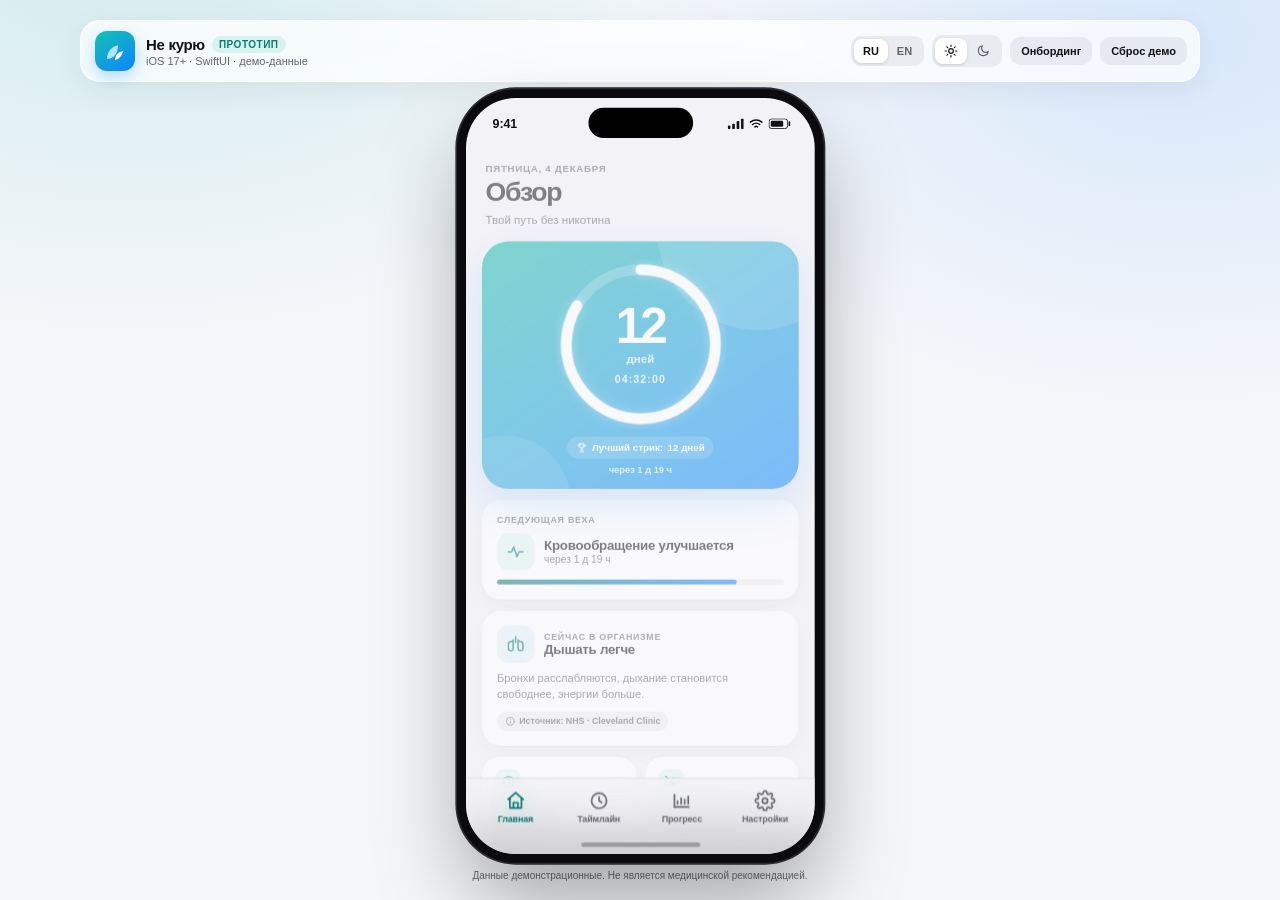
<file: index.html>
<!DOCTYPE html>
<html lang="ru">
<head>
  <meta charset="UTF-8">
  <meta name="viewport" content="width=device-width, initial-scale=1.0">
  <meta http-equiv="refresh" content="0; url=prototype/">
  <title>Не курю / I Quit</title>
  <link rel="icon" type="image/png" sizes="192x192" href="prototype/icons/icon-192.png">
  <style>
    html, body { margin: 0; height: 100%; }
    body {
      display: grid; place-items: center;
      font-family: -apple-system, BlinkMacSystemFont, "Segoe UI", Roboto, Arial, sans-serif;
      background: #F5F6FA; color: #111114;
    }
    .card { text-align: center; padding: 24px; }
    img { width: 96px; height: 96px; border-radius: 22px; box-shadow: 0 12px 30px rgba(10, 132, 255, .2); }
    h1 { margin: 18px 0 6px; font-size: 24px; letter-spacing: -.03em; }
    p { margin: 0; color: #63636B; font-size: 14px; }
    a { display: inline-block; margin-top: 18px; padding: 12px 18px; border-radius: 14px; background: #0A7A70; color: #fff; text-decoration: none; font-weight: 700; }
  </style>
</head>
<body>
  <div class="card">
    <img src="prototype/icons/icon-192.png" alt="">
    <h1>Не курю / I Quit</h1>
    <p>Открываю интерактивный прототип…</p>
    <a href="prototype/">Открыть демо</a>
  </div>
</body>
</html>
</file>
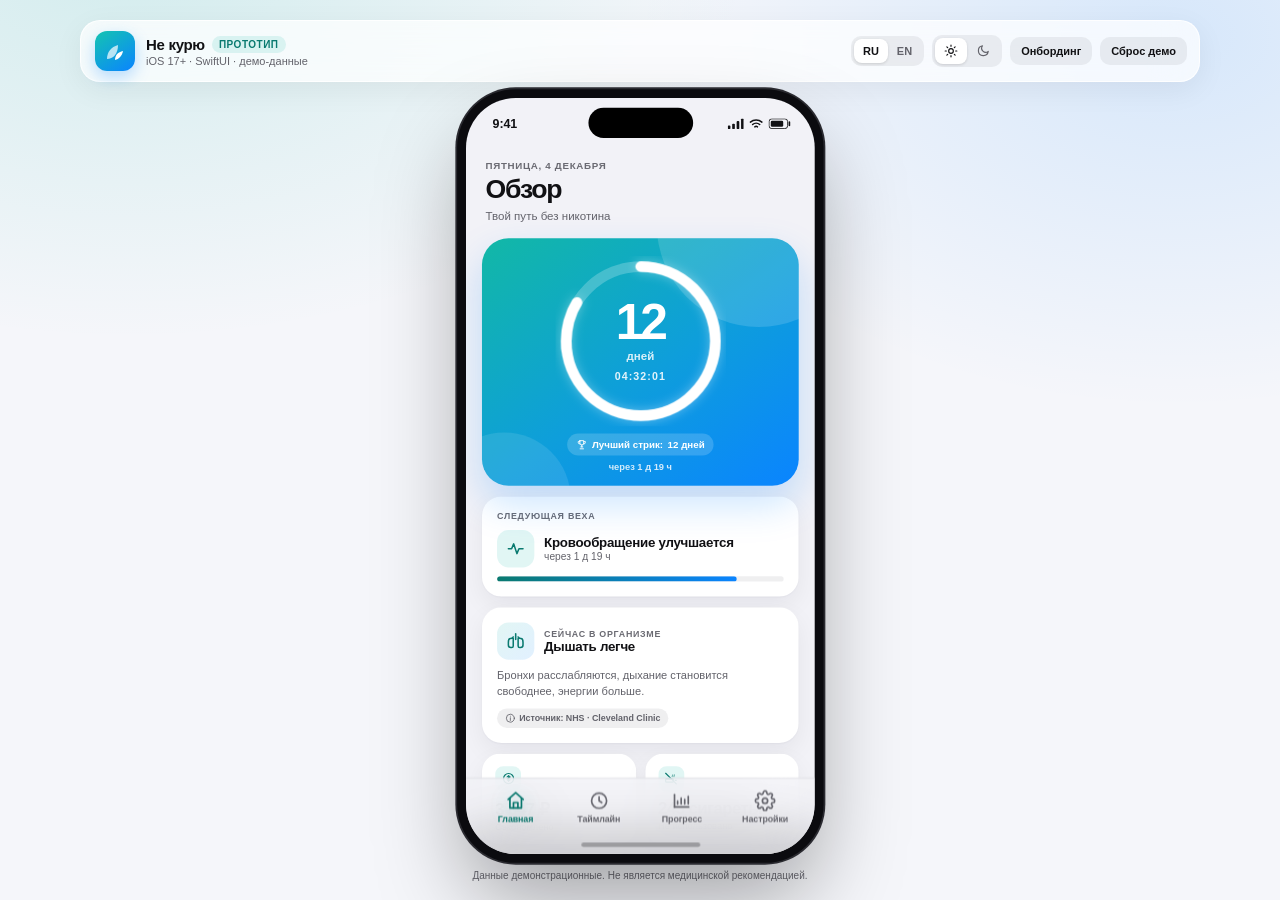
<file: prototype/index.html>
<!DOCTYPE html>
<html lang="ru" data-theme="light">
<head>
  <meta charset="UTF-8">
  <meta name="viewport" content="width=device-width, initial-scale=1.0, viewport-fit=cover">
  <meta name="description" content="Интерактивный прототип приложения для отказа от никотина: стрик, таймлайн здоровья, экономия и достижения.">
  <meta name="theme-color" content="#F2F2F7">
  <meta name="mobile-web-app-capable" content="yes">
  <meta name="apple-mobile-web-app-capable" content="yes">
  <meta name="apple-mobile-web-app-status-bar-style" content="default">
  <meta name="apple-mobile-web-app-title" content="Не курю">
  <meta name="format-detection" content="telephone=no">
  <link rel="manifest" href="manifest.webmanifest">
  <link rel="apple-touch-icon" href="icons/apple-touch-icon.png">
  <link rel="icon" type="image/png" sizes="192x192" href="icons/icon-192.png">
  <title>Не курю / I Quit — интерактивный прототип</title>
  <script>
    (function () {
      var standalone = (window.matchMedia && window.matchMedia("(display-mode: standalone)").matches) ||
        window.navigator.standalone === true ||
        /(?:\?|&)standalone=1(?:&|$)/.test(window.location.search);
      if (standalone) document.documentElement.classList.add("is-standalone");
    })();
  </script>
  <link rel="stylesheet" href="css/base.css">
  <link rel="stylesheet" href="css/screens.css">
</head>
<body>
  <div class="stage">
    <header class="stage-bar">
      <div class="brand">
        <div class="logo" id="logo" aria-hidden="true"></div>
        <div class="brand-text">
          <div class="brand-title">
            <span id="brand-name">Не курю</span>
            <span class="badge" id="brand-badge">прототип</span>
          </div>
          <div class="brand-sub" id="brand-sub">iOS 17+ · SwiftUI · демо-данные</div>
        </div>
      </div>
      <div class="stage-controls">
        <div class="seg" aria-label="Language">
          <button type="button" data-action="set-lang" data-lang="ru" class="is-active">RU</button>
          <button type="button" data-action="set-lang" data-lang="en">EN</button>
        </div>
        <div class="seg" aria-label="Theme">
          <button type="button" data-action="set-theme" data-theme="light" class="is-active" aria-label="Light theme">
            <svg viewBox="0 0 24 24" width="14" height="14" fill="none" stroke="currentColor" stroke-width="2" stroke-linecap="round"><circle cx="12" cy="12" r="4"/><path d="M12 2v2M12 20v2M4.9 4.9l1.4 1.4M17.7 17.7l1.4 1.4M2 12h2M20 12h2M4.9 19.1l1.4-1.4M17.7 6.3l1.4-1.4"/></svg>
          </button>
          <button type="button" data-action="set-theme" data-theme="dark" aria-label="Dark theme">
            <svg viewBox="0 0 24 24" width="14" height="14" fill="none" stroke="currentColor" stroke-width="2" stroke-linecap="round" stroke-linejoin="round"><path d="M21 12.8A8.5 8.5 0 1 1 11.2 3 7 7 0 0 0 21 12.8Z"/></svg>
          </button>
        </div>
        <button type="button" class="btn-ghost" data-action="open-onboarding" id="btn-onboarding">Онбординг</button>
        <button type="button" class="btn-ghost" data-action="reset-demo" id="btn-reset">Сброс демо</button>
      </div>
    </header>

    <div class="phone-wrap" id="phone-wrap">
      <div class="phone" id="phone">
        <div class="dynamic-island" aria-hidden="true"></div>
        <div class="statusbar" aria-hidden="true">
          <span class="status-time">9:41</span>
          <span class="status-icons">
            <svg viewBox="0 0 18 12" width="18" height="12" fill="currentColor"><rect x="0" y="8" width="3" height="4" rx="1"/><rect x="5" y="6" width="3" height="6" rx="1"/><rect x="10" y="3" width="3" height="9" rx="1"/><rect x="15" y="0" width="3" height="12" rx="1"/></svg>
            <svg viewBox="0 0 16 12" width="16" height="12" fill="none" stroke="currentColor" stroke-width="1.7" stroke-linecap="round"><path d="M1.5 4.2a10 10 0 0 1 13 0"/><path d="M4 6.9a6 6 0 0 1 8 0"/><path d="M6.5 9.5a2.4 2.4 0 0 1 3 0"/></svg>
            <svg viewBox="0 0 26 12" width="26" height="12" fill="none" stroke="currentColor" stroke-width="1"><rect x="0.5" y="0.5" width="21" height="11" rx="3.2"/><rect x="2.5" y="2.5" width="14" height="7" rx="1.6" fill="currentColor" stroke="none"/><path d="M23.5 4v4" stroke-width="1.8" stroke-linecap="round"/></svg>
          </span>
        </div>

        <main class="app" id="app">
          <section class="screen" id="screen-home" data-screen="home"></section>
          <section class="screen" id="screen-timeline" data-screen="timeline"></section>
          <section class="screen" id="screen-progress" data-screen="progress"></section>
          <section class="screen" id="screen-settings" data-screen="settings"></section>
        </main>

        <nav class="tabbar" id="tabbar" aria-label="Main navigation"></nav>
        <div class="onboarding" id="onboarding" role="dialog" aria-modal="true" aria-labelledby="ob-title" aria-hidden="true"></div>
        <div class="sheet-backdrop" id="sheet-backdrop" data-action="close-sheet"></div>
        <div class="sheet" id="sheet" role="dialog" aria-modal="true" aria-labelledby="sheet-title" aria-hidden="true"></div>
        <div class="toast" id="toast" role="status"></div>
        <div class="home-indicator" aria-hidden="true"></div>
      </div>
    </div>

    <footer class="stage-footer">
      <span id="footer-note">Данные демонстрационные. Не является медицинской рекомендацией.</span>
    </footer>
  </div>

  <script src="js/data.js"></script>
  <script src="js/i18n.js"></script>
  <script src="js/app.js"></script>
  <script src="js/ui-core.js"></script>
  <script src="js/ui-home.js"></script>
  <script src="js/ui-timeline.js"></script>
  <script src="js/ui-progress.js"></script>
  <script src="js/ui-settings.js"></script>
  <script src="js/ui-onboarding.js"></script>
  <script src="js/ui-sheet.js"></script>
  <script src="js/main.js"></script>
  <script>
    if ("serviceWorker" in navigator) {
      window.addEventListener("load", function () {
        navigator.serviceWorker.register("sw.js").catch(function () { /* offline cache is optional */ });
      });
    }
  </script>
</body>
</html>
</file>
<file: prototype/css/base.css>
/* ============================================================
   Base: tokens, page chrome, phone frame, shared UI
   ============================================================ */
* { box-sizing: border-box; }
html, body { margin: 0; padding: 0; }
html { -webkit-text-size-adjust: 100%; }
body {
  min-height: 100vh;
  font-family: -apple-system, BlinkMacSystemFont, "SF Pro Text", "Segoe UI", Roboto, "Helvetica Neue", Arial, sans-serif;
  color: var(--text);
  background:
    radial-gradient(1000px 620px at 10% -5%, rgba(15, 181, 166, .15), transparent 62%),
    radial-gradient(900px 620px at 92% 4%, rgba(10, 132, 255, .13), transparent 60%),
    var(--page-bg);
  transition: background .35s ease, color .35s ease;
  -webkit-font-smoothing: antialiased;
}
html[data-theme="dark"] body {
  background:
    radial-gradient(1000px 620px at 10% -5%, rgba(15, 181, 166, .10), transparent 62%),
    radial-gradient(900px 620px at 92% 4%, rgba(10, 132, 255, .10), transparent 60%),
    var(--page-bg);
}

:root {
  --page-bg: #F5F6FA;
  --bg: #F2F2F7;
  --bg-elev: #FFFFFF;
  --card: #FFFFFF;
  --card-2: #F7F7FA;
  --text: #111114;
  --text-2: #63636B;
  --text-3: #6A6A72;
  --separator: rgba(60, 60, 67, .12);
  --fill: rgba(120, 120, 128, .12);
  --accent: #0A7A70;
  --accent-2: #0A84FF;
  --accent-soft: rgba(15, 181, 166, .12);
  --danger: #FF3B30;
  --danger-text: #D70015;
  --gold: #FFB020;
  --shadow-card: 0 1px 2px rgba(16, 24, 40, .04), 0 10px 28px rgba(16, 24, 40, .06);
  --shadow-phone: 0 0 0 10px #0B0B0F, 0 0 0 12px #2A2A30, 0 50px 100px rgba(0, 0, 0, .35);
  --glass: rgba(255, 255, 255, .72);
  --glass-border: rgba(255, 255, 255, .85);
  --phone-scale: 1;
}
html[data-theme="dark"] {
  --page-bg: #08080C;
  --bg: #000000;
  --bg-elev: #1C1C1E;
  --card: #1C1C1E;
  --card-2: #242426;
  --text: #FFFFFF;
  --text-2: #A7A7AE;
  --text-3: #8E8E96;
  --separator: rgba(84, 84, 88, .5);
  --fill: rgba(120, 120, 128, .24);
  --accent: #2BD4C4;
  --accent-2: #409CFF;
  --accent-soft: rgba(43, 212, 196, .14);
  --danger-text: #FF6961;
  --shadow-card: none;
  --shadow-phone: 0 0 0 10px #0B0B0F, 0 0 0 12px #2A2A30, 0 50px 100px rgba(0, 0, 0, .7);
  --glass: rgba(28, 28, 30, .66);
  --glass-border: rgba(255, 255, 255, .08);
}

button { border: 0; background: none; font: inherit; color: inherit; cursor: pointer; -webkit-tap-highlight-color: transparent; }
button:active { transform: scale(.97); }
svg { display: block; }

/* ---------- Stage / external controls ---------- */
.stage {
  min-height: 100vh;
  display: flex;
  flex-direction: column;
  align-items: center;
  gap: 16px;
  padding: 20px 22px 14px;
}
.stage-bar {
  width: min(1120px, 100%);
  display: flex;
  align-items: center;
  justify-content: space-between;
  gap: 18px;
  padding: 10px 12px 10px 14px;
  border-radius: 20px;
  background: var(--glass);
  border: 1px solid var(--glass-border);
  backdrop-filter: blur(22px) saturate(1.15);
  -webkit-backdrop-filter: blur(22px) saturate(1.15);
  box-shadow: 0 8px 30px rgba(0, 0, 0, .06);
}
.brand { display: flex; align-items: center; gap: 11px; min-width: 0; }
.logo {
  width: 40px; height: 40px; flex: 0 0 40px;
  border-radius: 12px;
  display: grid; place-items: center;
  color: #fff;
  background: linear-gradient(145deg, #14C4B1, #0A84FF);
  box-shadow: 0 6px 16px rgba(10, 132, 255, .28);
}
.logo svg { width: 24px; height: 24px; }
.brand-title { display: flex; align-items: center; gap: 7px; font-size: 15px; font-weight: 800; letter-spacing: -.02em; white-space: nowrap; }
.badge { font-size: 10px; font-weight: 700; color: var(--accent); background: var(--accent-soft); padding: 3px 7px; border-radius: 99px; text-transform: uppercase; letter-spacing: .05em; }
.brand-sub { margin-top: 2px; font-size: 11px; color: var(--text-2); white-space: nowrap; }
.stage-controls { display: flex; align-items: center; gap: 8px; flex-wrap: wrap; justify-content: flex-end; }
.seg { display: flex; padding: 3px; border-radius: 10px; background: var(--fill); }
.seg button { display: flex; align-items: center; justify-content: center; min-width: 30px; padding: 6px 9px; border-radius: 8px; font-size: 11px; font-weight: 700; color: var(--text-2); }
.seg button.is-active { background: var(--bg-elev); color: var(--text); box-shadow: 0 1px 3px rgba(0, 0, 0, .14); }
.btn-ghost { padding: 8px 11px; border-radius: 10px; font-size: 11px; font-weight: 700; background: var(--fill); color: var(--text); white-space: nowrap; }
.btn-ghost:hover { background: var(--accent-soft); color: var(--accent); }
.stage-footer { font-size: 10px; color: var(--text-3); text-align: center; padding-bottom: 2px; }

/* ---------- Phone frame ---------- */
.phone-wrap { position: relative; flex: 0 0 auto; }
.phone {
  width: 393px; height: 852px;
  position: relative;
  overflow: hidden;
  border-radius: 56px;
  background: var(--bg);
  box-shadow: var(--shadow-phone);
  transform: scale(var(--phone-scale));
  transform-origin: top left;
  transition: background .35s ease;
}
.dynamic-island {
  position: absolute; top: 11px; left: 50%; transform: translateX(-50%);
  width: 118px; height: 34px; border-radius: 20px; background: #000; z-index: 30;
}
.statusbar {
  position: absolute; top: 0; left: 0; right: 0; height: 54px; z-index: 20;
  display: flex; align-items: center; justify-content: space-between;
  padding: 3px 26px 0 30px; color: var(--text); font-size: 14px; font-weight: 650;
}
.status-time { font-variant-numeric: tabular-nums; letter-spacing: -.01em; }
.status-icons { display: flex; align-items: center; gap: 6px; }

.app { position: absolute; inset: 54px 0 0; }
.screen {
  position: absolute; inset: 0;
  padding: 8px 18px 112px;
  overflow-y: auto; overflow-x: hidden;
  display: none;
  scrollbar-width: none;
}
.screen::-webkit-scrollbar { display: none; }
.screen.is-active { display: block; animation: screenIn .28s ease both; }
@keyframes screenIn { from { opacity: 0; transform: translateY(7px); } to { opacity: 1; transform: none; } }

/* ---------- Tab bar ---------- */
.tabbar {
  position: absolute; left: 0; right: 0; bottom: 0; z-index: 20;
  height: 86px; padding: 8px 10px 22px;
  display: flex; align-items: flex-start; gap: 2px;
  background: var(--bg);
  background: color-mix(in srgb, var(--bg) 82%, transparent);
  border-top: .5px solid var(--separator);
  backdrop-filter: blur(22px) saturate(1.2);
  -webkit-backdrop-filter: blur(22px) saturate(1.2);
}
.phone.onboarding-open .tabbar { display: none; }
.tab {
  flex: 1; display: flex; flex-direction: column; align-items: center; gap: 3px;
  padding: 5px 0; border-radius: 14px;
  color: var(--text-3); font-size: 10px; font-weight: 650; letter-spacing: -.01em;
}
.tab svg { width: 24px; height: 24px; }
.tab.is-active { color: var(--accent); }
.tab.is-active svg { filter: drop-shadow(0 4px 10px rgba(15, 181, 166, .28)); }
.home-indicator {
  position: absolute; bottom: 8px; left: 50%; transform: translateX(-50%);
  width: 134px; height: 5px; border-radius: 99px; background: var(--text); opacity: .28;
  z-index: 40; pointer-events: none;
}

/* ---------- Shared screen UI ---------- */
.screen-head { padding: 8px 4px 14px; }
.eyebrow { font-size: 11px; font-weight: 700; color: var(--text-3); text-transform: uppercase; letter-spacing: .07em; }
.screen-head h1 { margin: 4px 0 0; font-size: 30px; line-height: 1.1; letter-spacing: -.045em; font-weight: 800; }
.screen-head p { margin: 6px 0 0; font-size: 13px; color: var(--text-2); line-height: 1.45; }
.card {
  background: var(--card); border-radius: 22px; padding: 16px;
  box-shadow: var(--shadow-card); border: 1px solid transparent;
}
html[data-theme="dark"] .card { border-color: rgba(255, 255, 255, .06); }
.card-label { font-size: 10px; font-weight: 750; color: var(--text-3); text-transform: uppercase; letter-spacing: .08em; }
.section-head { display: flex; align-items: center; justify-content: space-between; margin: 22px 4px 10px; }
.section-head h2 { margin: 0; font-size: 17px; font-weight: 800; letter-spacing: -.03em; }
.section-head button { font-size: 12px; font-weight: 700; color: var(--accent); padding: 4px; }
.muted { color: var(--text-2); }
.tnum { font-variant-numeric: tabular-nums; }

/* ---------- Buttons ---------- */
.btn-primary {
  width: 100%; padding: 15px 18px; border-radius: 16px;
  background: linear-gradient(135deg, #12B8A6, #0A84FF);
  color: #fff; font-size: 15px; font-weight: 750; letter-spacing: -.01em;
  box-shadow: 0 10px 24px rgba(10, 132, 255, .24);
}
.btn-primary:disabled { opacity: .4; }
.btn-secondary {
  width: 100%; padding: 15px 18px; border-radius: 16px;
  background: var(--fill); color: var(--text); font-size: 15px; font-weight: 700;
}
.btn-danger {
  width: 100%; padding: 15px 18px; border-radius: 16px;
  background: var(--danger); color: #fff; font-size: 15px; font-weight: 750;
}

/* ---------- Sheet ---------- */
.sheet-backdrop {
  position: absolute; inset: 0; z-index: 50;
  background: rgba(0, 0, 0, .38);
  backdrop-filter: blur(2px);
  opacity: 0; pointer-events: none; transition: opacity .25s ease;
}
.sheet-backdrop.is-open { opacity: 1; pointer-events: auto; }
.sheet {
  position: absolute; left: 0; right: 0; bottom: 0; z-index: 51;
  max-height: 82%; overflow-y: auto;
  padding: 10px 20px 34px;
  border-radius: 28px 28px 0 0;
  background: var(--bg-elev);
  box-shadow: 0 -20px 60px rgba(0, 0, 0, .25);
  transform: translateY(105%); transition: transform .32s cubic-bezier(.2, .9, .25, 1);
  scrollbar-width: none;
}
.sheet::-webkit-scrollbar { display: none; }
.sheet.is-open { transform: translateY(0); }
.sheet-grabber { width: 38px; height: 5px; border-radius: 99px; background: var(--fill); margin: 0 auto 16px; }
.sheet h2 { margin: 0; font-size: 23px; line-height: 1.15; letter-spacing: -.035em; font-weight: 800; }
.sheet p { margin: 10px 0 0; font-size: 14px; line-height: 1.5; color: var(--text-2); }
.sheet .sheet-close { position: absolute; top: 14px; right: 16px; width: 30px; height: 30px; border-radius: 50%; background: var(--fill); display: grid; place-items: center; color: var(--text-2); }
.sheet-icon { width: 56px; height: 56px; border-radius: 17px; display: grid; place-items: center; margin-bottom: 14px; background: linear-gradient(135deg, var(--accent-soft), rgba(10, 132, 255, .12)); color: var(--accent); }
.sheet-icon svg { width: 28px; height: 28px; }
.sheet-actions { display: flex; flex-direction: column; gap: 8px; margin-top: 20px; }
.sheet-note { margin-top: 14px; font-size: 11px; line-height: 1.45; color: var(--text-3); }
.source-link {
  display: flex; align-items: center; justify-content: space-between; gap: 10px;
  margin-top: 10px; padding: 12px 14px; border-radius: 14px;
  background: var(--card-2); color: var(--text); font-size: 13px; font-weight: 650;
  text-decoration: none;
}
.source-link span { color: var(--text-3); font-weight: 600; font-size: 11px; }

/* ---------- Toast ---------- */
.toast {
  position: absolute; left: 20px; right: 20px; bottom: 102px; z-index: 70;
  display: flex; align-items: center; gap: 10px;
  padding: 12px 14px; border-radius: 15px;
  background: rgba(28, 28, 30, .94); color: #fff;
  font-size: 12px; font-weight: 600; line-height: 1.35;
  box-shadow: 0 14px 34px rgba(0, 0, 0, .28);
  opacity: 0; transform: translateY(10px); pointer-events: none;
  transition: opacity .25s ease, transform .25s ease;
}
.toast.is-visible { opacity: 1; transform: translateY(0); pointer-events: auto; }
.toast button { margin-left: auto; flex: 0 0 auto; color: #5EEAD4; font-size: 12px; font-weight: 750; padding: 4px; }

/* ---------- Misc animations ---------- */
@keyframes fadeIn { from { opacity: 0; } to { opacity: 1; } }
@keyframes riseIn { from { opacity: 0; transform: translateY(10px); } to { opacity: 1; transform: none; } }
@keyframes pulse {
  0% { box-shadow: 0 0 0 0 rgba(15, 181, 166, .45); }
  70% { box-shadow: 0 0 0 10px rgba(15, 181, 166, 0); }
  100% { box-shadow: 0 0 0 0 rgba(15, 181, 166, 0); }
}
@media (max-width: 760px) {
  .stage { padding: 12px 10px; gap: 12px; }
  .stage-bar { flex-direction: column; align-items: flex-start; gap: 10px; }
  .stage-controls { justify-content: flex-start; }
  .brand-sub { white-space: normal; }
  .stage-footer { display: none; }
}
@media (prefers-reduced-motion: reduce) {
  *, *::before, *::after { animation-duration: .001ms !important; transition-duration: .001ms !important; }
}

/* ---------- Installed PWA: fill the iPhone screen ---------- */
html.is-standalone,
html.is-standalone body {
  min-height: 100vh;
  min-height: 100dvh;
  background: var(--bg);
  overscroll-behavior: none;
}
html.is-standalone .stage {
  min-height: 100vh;
  min-height: 100dvh;
  padding: 0;
  gap: 0;
  background: var(--bg);
}
html.is-standalone .stage-bar,
html.is-standalone .stage-footer,
html.is-standalone .dynamic-island,
html.is-standalone .statusbar,
html.is-standalone .home-indicator {
  display: none;
}
html.is-standalone .phone-wrap {
  width: 100% !important;
  height: 100vh !important;
  height: 100dvh !important;
}
html.is-standalone .phone {
  width: 100%;
  height: 100vh;
  height: 100dvh;
  border-radius: 0;
  box-shadow: none;
  transform: none !important;
}
html.is-standalone .app {
  inset: 0;
}
html.is-standalone .screen {
  padding-top: calc(8px + env(safe-area-inset-top, 0px));
  padding-bottom: calc(112px + env(safe-area-inset-bottom, 0px));
}
html.is-standalone .tabbar {
  height: calc(72px + env(safe-area-inset-bottom, 0px));
  padding-bottom: calc(12px + env(safe-area-inset-bottom, 0px));
}
html.is-standalone .toast {
  bottom: calc(92px + env(safe-area-inset-bottom, 0px));
}
html.is-standalone .sheet {
  padding-bottom: calc(34px + env(safe-area-inset-bottom, 0px));
}
html.is-standalone .onboarding {
  inset: 0;
}
html.is-standalone .ob-top {
  padding-top: calc(10px + env(safe-area-inset-top, 0px));
}
html.is-standalone .ob-footer {
  padding-bottom: calc(26px + env(safe-area-inset-bottom, 0px));
}
</file>
<file: prototype/css/screens.css>
/* ============================================================
   Screens: home, timeline, progress, settings, onboarding
   ============================================================ */

/* ---------------- Home ---------------- */
.hero-card {
  position: relative; overflow: hidden;
  border-radius: 30px; padding: 20px 20px 16px;
  color: #fff;
  background: linear-gradient(145deg, #12B8A6 0%, #0E9EDB 54%, #0A84FF 100%);
  box-shadow: 0 20px 44px rgba(10, 132, 255, .22);
}
.hero-card::before,
.hero-card::after {
  content: ""; position: absolute; border-radius: 50%; pointer-events: none;
}
.hero-card::before { width: 230px; height: 230px; top: -130px; right: -70px; background: rgba(255, 255, 255, .14); }
.hero-card::after { width: 150px; height: 150px; bottom: -90px; left: -50px; background: rgba(255, 255, 255, .10); }
.hero-ring { position: relative; width: 192px; height: 192px; margin: 0 auto 8px; }
.hero-ring svg.ring { width: 100%; height: 100%; transform: rotate(-90deg); }
.hero-ring .track { stroke: rgba(255, 255, 255, .22); }
.hero-ring .value { stroke: #fff; stroke-linecap: round; transition: stroke-dashoffset 1s linear; filter: drop-shadow(0 0 6px rgba(255, 255, 255, .35)); }
.hero-center { position: absolute; inset: 0; display: flex; flex-direction: column; align-items: center; justify-content: center; }
.hero-days { font-size: 56px; line-height: .92; font-weight: 850; letter-spacing: -.06em; font-variant-numeric: tabular-nums; }
.hero-days-label { margin-top: 5px; font-size: 13px; font-weight: 650; opacity: .84; }
.hero-hms { margin-top: 9px; font-size: 12px; font-weight: 700; letter-spacing: .10em; opacity: .88; font-variant-numeric: tabular-nums; }
.hero-footer { display: flex; flex-direction: column; align-items: center; gap: 6px; }
.hero-chip {
  display: inline-flex; align-items: center; gap: 5px;
  padding: 6px 10px; border-radius: 99px;
  background: rgba(255, 255, 255, .17); font-size: 11px; font-weight: 650;
}
.hero-next { font-size: 10.5px; opacity: .82; font-weight: 550; }

.next-card { margin-top: 12px; display: flex; flex-direction: column; gap: 10px; }
.next-row { display: flex; align-items: center; gap: 11px; }
.next-icon {
  width: 42px; height: 42px; flex: 0 0 42px; border-radius: 13px;
  display: grid; place-items: center;
  background: var(--accent-soft); color: var(--accent);
}
.next-icon svg { width: 22px; height: 22px; }
.next-title { font-size: 15px; font-weight: 750; letter-spacing: -.02em; }
.next-sub { margin-top: 2px; font-size: 11.5px; color: var(--text-2); }
.progress-track { height: 6px; border-radius: 99px; background: var(--fill); overflow: hidden; }
.progress-fill { height: 100%; border-radius: 99px; background: linear-gradient(90deg, var(--accent), var(--accent-2)); transition: width 1s linear; }

.benefit-card { margin-top: 12px; display: flex; flex-direction: column; gap: 9px; }
.benefit-head { display: flex; align-items: center; gap: 11px; }
.benefit-icon {
  width: 42px; height: 42px; flex: 0 0 42px; border-radius: 13px;
  display: grid; place-items: center;
  background: linear-gradient(135deg, var(--accent-soft), rgba(10, 132, 255, .12));
  color: var(--accent);
}
.benefit-icon svg { width: 22px; height: 22px; }
.benefit-title { font-size: 15px; font-weight: 750; letter-spacing: -.02em; }
.benefit-desc { font-size: 12.5px; line-height: 1.48; color: var(--text-2); }
.source-chip {
  display: inline-flex; align-items: center; gap: 4px; align-self: flex-start;
  padding: 5px 9px; border-radius: 99px;
  background: var(--fill); color: var(--text-2);
  font-size: 10px; font-weight: 650;
}

.stats-grid { display: grid; grid-template-columns: 1fr 1fr; gap: 10px; margin-top: 12px; }
.stat-card { background: var(--card); border-radius: 20px; padding: 13px 14px; box-shadow: var(--shadow-card); border: 1px solid transparent; }
html[data-theme="dark"] .stat-card { border-color: rgba(255, 255, 255, .06); }
.stat-icon {
  width: 29px; height: 29px; border-radius: 9px; margin-bottom: 8px;
  display: grid; place-items: center;
  background: var(--accent-soft); color: var(--accent);
}
.stat-icon svg { width: 16px; height: 16px; }
.stat-value { font-size: 19px; font-weight: 820; letter-spacing: -.035em; font-variant-numeric: tabular-nums; }
.stat-label { margin-top: 2px; font-size: 10.5px; color: var(--text-2); }

.ach-scroll {
  display: flex; gap: 9px; overflow-x: auto;
  margin: 0 -18px; padding: 2px 18px 8px;
  scrollbar-width: none;
}
.ach-scroll::-webkit-scrollbar { display: none; }
.ach-card {
  flex: 0 0 78px;
  display: flex; flex-direction: column; align-items: center; gap: 6px;
  padding: 11px 6px 10px; border-radius: 18px;
  background: var(--card); box-shadow: var(--shadow-card);
  border: 1px solid transparent; text-align: center;
}
html[data-theme="dark"] .ach-card { border-color: rgba(255, 255, 255, .06); }
.ach-icon {
  width: 38px; height: 38px; border-radius: 50%;
  display: grid; place-items: center;
  background: linear-gradient(135deg, var(--accent-soft), rgba(10, 132, 255, .12));
  color: var(--accent);
}
.ach-icon svg { width: 19px; height: 19px; }
.ach-name { font-size: 9.5px; line-height: 1.2; font-weight: 650; }
.ach-card.is-locked { opacity: .48; }
.ach-card.is-locked .ach-icon { background: var(--fill); color: var(--text-3); }
.ach-card.is-new { animation: riseIn .4s ease both; }

/* ---------------- Timeline ---------------- */
.tl-summary {
  position: relative; overflow: hidden;
  border-radius: 22px; padding: 16px;
  background: linear-gradient(135deg, rgba(15, 181, 166, .14), rgba(10, 132, 255, .12));
  border: 1px solid rgba(15, 181, 166, .16);
}
.tl-summary-top { display: flex; align-items: center; justify-content: space-between; gap: 10px; }
.tl-summary-title { font-size: 14px; font-weight: 750; letter-spacing: -.02em; }
.tl-summary-count { font-size: 12px; font-weight: 750; color: var(--accent); }
.tl-summary .progress-track { margin-top: 10px; background: rgba(15, 181, 166, .18); }
.tl-summary .progress-fill { background: linear-gradient(90deg, var(--accent), var(--accent-2)); }
.tl-summary-sub { margin-top: 8px; font-size: 11px; color: var(--text-2); }
.tl-note {
  display: flex; align-items: flex-start; gap: 8px;
  margin-top: 10px; padding: 10px 12px;
  border-radius: 14px; background: var(--fill);
  font-size: 10.5px; line-height: 1.45; color: var(--text-2);
}
.tl-note svg { width: 14px; height: 14px; flex: 0 0 14px; margin-top: 1px; color: var(--accent); }

.tl-group { margin-top: 18px; }
.tl-group-title { margin: 0 4px 9px; font-size: 11px; font-weight: 750; color: var(--text-3); text-transform: uppercase; letter-spacing: .08em; }
.tl-item { display: flex; gap: 10px; width: 100%; text-align: left; padding: 0; margin: 0; }
.tl-rail { position: relative; width: 22px; flex: 0 0 22px; display: flex; justify-content: center; }
.tl-rail::before { content: ""; position: absolute; top: 0; bottom: 0; width: 2px; background: var(--separator); }
.tl-item:last-child .tl-rail::before { bottom: 42%; }
.tl-dot {
  position: relative; z-index: 1;
  width: 22px; height: 22px; margin-top: 14px;
  border-radius: 50%; border: 2px solid var(--separator);
  background: var(--bg);
  display: grid; place-items: center; color: #fff;
}
.tl-dot svg { width: 11px; height: 11px; }
.tl-item.is-unlocked .tl-dot { background: var(--accent); border-color: var(--accent); }
.tl-body {
  flex: 1; margin-bottom: 8px; padding: 12px 14px;
  border-radius: 18px; background: var(--card);
  box-shadow: var(--shadow-card); border: 1px solid transparent;
}
html[data-theme="dark"] .tl-body { border-color: rgba(255, 255, 255, .06); }
.tl-item.is-locked .tl-body { background: transparent; box-shadow: none; border-color: var(--separator); opacity: .62; }
.tl-time { display: block; font-size: 9.5px; font-weight: 750; color: var(--text-3); text-transform: uppercase; letter-spacing: .08em; }
.tl-item.is-unlocked .tl-time { color: var(--accent); }
.tl-title { display: block; margin-top: 3px; font-size: 13.5px; font-weight: 750; letter-spacing: -.015em; }
.tl-desc {
  margin-top: 3px; font-size: 11.5px; line-height: 1.42; color: var(--text-2);
  display: -webkit-box; -webkit-line-clamp: 2; -webkit-box-orient: vertical; overflow: hidden;
}
.tl-now { display: flex; gap: 10px; align-items: flex-start; margin: 2px 0 9px; }
.tl-now .tl-rail { justify-content: center; }
.tl-pulse { width: 10px; height: 10px; border-radius: 50%; background: var(--accent); margin-top: 8px; animation: pulse 2s infinite; position: relative; z-index: 1; }
.tl-now-body {
  display: inline-flex; align-items: center; gap: 5px;
  padding: 6px 10px; border-radius: 99px;
  background: var(--accent-soft); color: var(--accent);
  font-size: 10.5px; font-weight: 750;
}
.tl-now-body svg { width: 12px; height: 12px; }

/* ---------------- Progress ---------------- */
.progress-hero { display: grid; grid-template-columns: 1.2fr 1fr; gap: 10px; margin-bottom: 10px; }
.progress-hero-main {
  grid-row: span 2; border-radius: 22px; padding: 16px;
  background: linear-gradient(145deg, #12B8A6, #0A84FF);
  color: #fff; box-shadow: 0 16px 34px rgba(10, 132, 255, .2);
  display: flex; flex-direction: column; justify-content: space-between;
}
.progress-hero-main .big { font-size: 38px; font-weight: 850; letter-spacing: -.05em; line-height: 1; font-variant-numeric: tabular-nums; }
.progress-hero-main .lbl { font-size: 11px; font-weight: 650; opacity: .85; margin-top: 4px; }
.progress-hero-main .sub { margin-top: 14px; font-size: 10.5px; opacity: .78; }
.mini-stat { background: var(--card); border-radius: 18px; padding: 12px 14px; box-shadow: var(--shadow-card); border: 1px solid transparent; }
html[data-theme="dark"] .mini-stat { border-color: rgba(255, 255, 255, .06); }
.mini-stat .v { font-size: 21px; font-weight: 820; letter-spacing: -.04em; font-variant-numeric: tabular-nums; }
.mini-stat .l { margin-top: 1px; font-size: 10px; color: var(--text-2); }

.heatmap-card { margin-top: 10px; }
.heatmap-head { display: flex; align-items: baseline; justify-content: space-between; gap: 10px; }
.heatmap-title { font-size: 14px; font-weight: 750; letter-spacing: -.02em; }
.heatmap-sub { font-size: 10.5px; color: var(--text-3); }
.heatmap-wrap { display: flex; gap: 7px; margin-top: 14px; }
.heat-labels { display: grid; grid-template-rows: repeat(7, 12px); gap: 3px; font-size: 7.5px; line-height: 12px; color: var(--text-3); text-align: right; width: 18px; }
.heat-weeks { display: flex; gap: 3px; flex: 1; justify-content: space-between; }
.heat-week { display: grid; grid-template-rows: repeat(7, 12px); gap: 3px; }
.heat-cell { width: 12px; height: 12px; border-radius: 3px; background: var(--fill); }
.heat-cell.is-clean { background: var(--accent); opacity: .9; }
.heat-cell.is-today { outline: 1.5px solid var(--text); outline-offset: 1px; }
.heat-legend { display: flex; align-items: center; gap: 12px; margin-top: 11px; font-size: 9.5px; color: var(--text-3); }
.heat-legend span { display: inline-flex; align-items: center; gap: 4px; }
.heat-legend i { width: 9px; height: 9px; border-radius: 2px; background: var(--fill); display: inline-block; }
.heat-legend span:last-child i { background: var(--accent); }

.chart-card { margin-top: 10px; }
.chart-head { display: flex; align-items: flex-end; justify-content: space-between; gap: 10px; }
.chart-title { font-size: 14px; font-weight: 750; letter-spacing: -.02em; }
.chart-value { font-size: 22px; font-weight: 850; letter-spacing: -.04em; font-variant-numeric: tabular-nums; }
.chart-sub { font-size: 10.5px; color: var(--text-3); margin-top: 2px; }
.chart-svg { width: 100%; height: 104px; margin-top: 8px; overflow: visible; }
.chart-svg .area { fill: url(#savingsFill); }
.chart-svg .line { fill: none; stroke: var(--accent); stroke-width: 2.4; stroke-linecap: round; stroke-linejoin: round; }
.chart-svg .dot { fill: var(--accent); }
.chart-svg .grid { stroke: var(--separator); stroke-width: 1; stroke-dasharray: 3 5; }

.ach-grid { display: grid; grid-template-columns: repeat(4, 1fr); gap: 9px; margin-top: 2px; }
.ach-tile {
  display: flex; flex-direction: column; align-items: center; gap: 5px;
  padding: 10px 4px 9px; border-radius: 16px; background: var(--card);
  box-shadow: var(--shadow-card); border: 1px solid transparent; text-align: center;
}
html[data-theme="dark"] .ach-tile { border-color: rgba(255, 255, 255, .06); }
.ach-tile .ach-icon { width: 34px; height: 34px; }
.ach-tile .ach-name { font-size: 8.5px; }
.ach-tile.is-locked { opacity: .45; }
.ach-tile.is-locked .ach-icon { background: var(--fill); color: var(--text-3); }

/* ---------------- Settings ---------------- */
.settings-profile {
  display: flex; align-items: center; gap: 12px;
  padding: 14px; border-radius: 22px; background: var(--card); box-shadow: var(--shadow-card);
  border: 1px solid transparent; margin-bottom: 14px;
}
html[data-theme="dark"] .settings-profile { border-color: rgba(255, 255, 255, .06); }
.profile-avatar { width: 50px; height: 50px; border-radius: 15px; display: grid; place-items: center; color: #fff; background: linear-gradient(145deg, #12B8A6, #0A84FF); flex: 0 0 50px; }
.profile-avatar svg { width: 26px; height: 26px; }
.profile-name { font-size: 15px; font-weight: 750; letter-spacing: -.02em; }
.profile-sub { margin-top: 2px; font-size: 11px; color: var(--text-2); }
.profile-edit { margin-left: auto; font-size: 11px; font-weight: 700; color: var(--accent); padding: 6px; }

.settings-group { margin-top: 16px; }
.settings-group-title { margin: 0 4px 7px; font-size: 10.5px; font-weight: 750; color: var(--text-3); text-transform: uppercase; letter-spacing: .08em; }
.settings-card { border-radius: 18px; background: var(--card); box-shadow: var(--shadow-card); overflow: hidden; border: 1px solid transparent; }
html[data-theme="dark"] .settings-card { border-color: rgba(255, 255, 255, .06); }
.settings-row {
  width: 100%; display: flex; align-items: center; gap: 11px;
  padding: 12px 14px; text-align: left;
  border-bottom: .5px solid var(--separator);
}
.settings-row:last-child { border-bottom: 0; }
.settings-row .row-icon {
  width: 28px; height: 28px; flex: 0 0 28px; border-radius: 8px;
  display: grid; place-items: center; background: var(--fill); color: var(--text-2);
}
.settings-row .row-icon svg { width: 15px; height: 15px; }
.settings-row .row-main { flex: 1; min-width: 0; }
.settings-row .row-title { display: block; font-size: 13px; font-weight: 650; letter-spacing: -.01em; }
.settings-row .row-sub { display: block; margin-top: 2px; font-size: 10.5px; color: var(--text-2); }
.settings-row .row-value { font-size: 11px; color: var(--text-3); font-weight: 600; white-space: nowrap; }
.settings-row .chevron { color: var(--text-3); flex: 0 0 auto; }
.settings-row .chevron svg { width: 14px; height: 14px; }
.settings-row.is-danger .row-icon { background: rgba(255, 59, 48, .12); color: var(--danger-text); }
.settings-row.is-danger .row-title { color: var(--danger-text); }

.switch { position: relative; width: 42px; height: 25px; flex: 0 0 42px; border-radius: 99px; background: var(--fill); transition: background .2s; }
.switch::after { content: ""; position: absolute; top: 2px; left: 2px; width: 21px; height: 21px; border-radius: 50%; background: #fff; box-shadow: 0 1px 3px rgba(0, 0, 0, .25); transition: transform .2s; }
.switch.is-on { background: var(--accent); }
.switch.is-on::after { transform: translateX(17px); }

.segmented { display: flex; gap: 5px; padding: 3px; border-radius: 11px; background: var(--fill); }
.segmented button { flex: 1; padding: 6px 4px; border-radius: 8px; font-size: 10.5px; font-weight: 650; color: var(--text-2); }
.segmented button.is-active { background: var(--bg-elev); color: var(--text); box-shadow: 0 1px 2px rgba(0, 0, 0, .14); }

.settings-footer { padding: 18px 4px 6px; text-align: center; font-size: 10px; line-height: 1.5; color: var(--text-3); }
.settings-brand { font-size: 12px; font-weight: 750; color: var(--text-2); margin-bottom: 3px; }

/* ---------------- Onboarding ---------------- */
.onboarding {
  position: absolute; inset: 54px 0 0; z-index: 60;
  background: var(--bg);
  display: none; flex-direction: column;
}
.onboarding.is-open { display: flex; animation: fadeIn .25s ease both; }
.ob-top { display: flex; align-items: center; justify-content: space-between; padding: 10px 18px 0; }
.ob-back { width: 34px; height: 34px; border-radius: 50%; background: var(--fill); display: grid; place-items: center; color: var(--text); }
.ob-back svg { width: 17px; height: 17px; }
.ob-back.is-hidden { visibility: hidden; }
.ob-skip { font-size: 12px; font-weight: 650; color: var(--text-2); padding: 6px; }
.ob-dots { display: flex; align-items: center; gap: 5px; }
.ob-dot { width: 5px; height: 5px; border-radius: 99px; background: var(--fill); transition: all .25s; }
.ob-dot.is-active { width: 18px; background: var(--accent); }
.ob-scroll { flex: 1; overflow-y: auto; padding: 8px 22px 16px; scrollbar-width: none; }
.ob-scroll::-webkit-scrollbar { display: none; }
.ob-illustration {
  width: 150px; height: 150px; border-radius: 50%; margin: 18px auto 22px;
  display: grid; place-items: center; color: #fff;
  background: linear-gradient(145deg, #12B8A6, #0A84FF);
  box-shadow: 0 24px 50px rgba(10, 132, 255, .22);
  position: relative;
}
.ob-illustration::after { content: ""; position: absolute; inset: -12px; border-radius: 50%; border: 1px solid rgba(15, 181, 166, .22); }
.ob-illustration svg { width: 68px; height: 68px; }
.ob-title { margin: 0; font-size: 28px; line-height: 1.12; letter-spacing: -.045em; font-weight: 850; text-align: center; }
.ob-sub { margin: 10px auto 0; max-width: 300px; font-size: 13px; line-height: 1.5; color: var(--text-2); text-align: center; }
.ob-features { display: flex; flex-direction: column; gap: 10px; margin: 24px 0 8px; }
.ob-feature { display: flex; align-items: center; gap: 10px; padding: 12px 14px; border-radius: 16px; background: var(--card); box-shadow: var(--shadow-card); }
.ob-feature-icon { width: 30px; height: 30px; flex: 0 0 30px; border-radius: 9px; display: grid; place-items: center; background: var(--accent-soft); color: var(--accent); }
.ob-feature-icon svg { width: 16px; height: 16px; }
.ob-feature-text { font-size: 12px; font-weight: 600; line-height: 1.35; }
.ob-footer { padding: 10px 22px 26px; background: linear-gradient(to top, var(--bg) 72%, transparent); }
.ob-cta { width: 100%; padding: 16px; border-radius: 17px; background: linear-gradient(135deg, #12B8A6, #0A84FF); color: #fff; font-size: 15px; font-weight: 750; box-shadow: 0 12px 26px rgba(10, 132, 255, .24); }
.ob-cta:disabled { opacity: .35; box-shadow: none; }

.ob-h2 { margin: 6px 0 0; font-size: 25px; line-height: 1.15; letter-spacing: -.04em; font-weight: 850; }
.ob-p { margin: 8px 0 0; font-size: 12.5px; line-height: 1.5; color: var(--text-2); }

.product-grid { display: grid; grid-template-columns: 1fr 1fr; gap: 9px; margin-top: 18px; }
.product-option {
  display: flex; flex-direction: column; align-items: flex-start; gap: 8px;
  padding: 14px; border-radius: 18px; background: var(--card);
  border: 1.5px solid transparent; box-shadow: var(--shadow-card); text-align: left;
}
.product-option.is-selected { border-color: var(--accent); background: var(--accent-soft); box-shadow: none; }
.product-icon { width: 38px; height: 38px; border-radius: 12px; display: grid; place-items: center; background: var(--fill); color: var(--text-2); }
.product-option.is-selected .product-icon { background: var(--accent); color: #fff; }
.product-icon svg { width: 21px; height: 21px; }
.product-name { font-size: 12.5px; font-weight: 700; letter-spacing: -.01em; }

.quick-row { display: flex; flex-wrap: wrap; gap: 6px; margin-top: 12px; }
.quick-chip { padding: 7px 10px; border-radius: 99px; background: var(--fill); color: var(--text-2); font-size: 10.5px; font-weight: 650; }
.quick-chip.is-active { background: var(--accent-soft); color: var(--accent); }

.field { margin-top: 14px; }
.field label { display: block; font-size: 10.5px; font-weight: 700; color: var(--text-3); text-transform: uppercase; letter-spacing: .06em; margin: 0 2px 6px; }
.field input {
  width: 100%; padding: 14px; border-radius: 14px;
  border: 1px solid var(--separator); background: var(--card);
  color: var(--text); font-size: 15px; font-weight: 650; font-family: inherit;
  outline: none; appearance: none; -webkit-appearance: none;
}
.field input:focus { border-color: var(--accent); box-shadow: 0 0 0 3px var(--accent-soft); }
.field-row { display: grid; grid-template-columns: 1fr 1fr; gap: 9px; }
.field-hint { margin: 6px 2px 0; font-size: 10.5px; line-height: 1.45; color: var(--text-2); }
.currency-grid { display: grid; grid-template-columns: repeat(4, 1fr); gap: 6px; }
.currency-chip {
  display: flex; align-items: center; justify-content: center; gap: 4px;
  padding: 9px 4px; border-radius: 11px;
  background: var(--fill); color: var(--text-2);
  font-size: 10px; font-weight: 700;
}
.currency-chip .currency-symbol { font-size: 13px; font-weight: 800; color: var(--text); }
.currency-chip.is-active { background: var(--accent-soft); color: var(--text); box-shadow: inset 0 0 0 1px var(--accent); }
.currency-chip.is-active .currency-symbol { color: var(--text); }
.calc-line { display: flex; align-items: center; justify-content: space-between; margin-top: 14px; padding: 13px 14px; border-radius: 14px; background: var(--card); box-shadow: var(--shadow-card); }
.calc-line span { font-size: 11.5px; color: var(--text-2); }
.calc-line b { font-size: 15px; font-weight: 800; letter-spacing: -.02em; font-variant-numeric: tabular-nums; }
.ob-note { margin-top: 12px; font-size: 10.5px; line-height: 1.45; color: var(--text-3); }
.bell-orb { width: 130px; height: 130px; border-radius: 50%; margin: 30px auto 26px; display: grid; place-items: center; background: var(--accent-soft); color: var(--accent); }
.bell-orb svg { width: 58px; height: 58px; }

/* ---------------- Sheet details ---------------- */
.detail-meta { display: flex; align-items: center; gap: 8px; margin-top: 12px; flex-wrap: wrap; }
.detail-pill { display: inline-block; padding: 5px 9px; border-radius: 99px; background: var(--fill); font-size: 10px; font-weight: 650; color: var(--text-2); }
.detail-pill.is-accent { background: var(--accent-soft); color: var(--accent); }
.detail-section { margin-top: 18px; }
.detail-section-title { font-size: 10.5px; font-weight: 750; color: var(--text-3); text-transform: uppercase; letter-spacing: .08em; }
.detail-section p { margin: 6px 0 0; }
.detail-quote { margin-top: 14px; padding: 14px; border-radius: 16px; background: var(--card-2); font-size: 12.5px; line-height: 1.5; color: var(--text-2); }
.sources-list { display: flex; flex-direction: column; gap: 8px; margin-top: 16px; }
.source-item { padding: 13px 14px; border-radius: 15px; background: var(--card-2); text-decoration: none; color: var(--text); display: block; }
.source-item .s-org { font-size: 10px; font-weight: 750; color: var(--accent); text-transform: uppercase; letter-spacing: .06em; }
.source-item .s-title { margin-top: 3px; font-size: 12.5px; font-weight: 650; line-height: 1.35; }
.source-item .s-url { margin-top: 3px; font-size: 9.5px; color: var(--text-3); word-break: break-all; }

.currency-list { display: flex; flex-direction: column; gap: 5px; margin-top: 16px; }
.currency-row { width: 100%; display: flex; align-items: center; gap: 12px; padding: 8px 12px; border-radius: 15px; background: var(--card-2); text-align: left; }
.currency-row.is-active { background: var(--accent-soft); }
.currency-badge { width: 34px; height: 34px; flex: 0 0 34px; border-radius: 10px; display: grid; place-items: center; background: var(--card); font-size: 15px; font-weight: 800; color: var(--text); }
.currency-row.is-active .currency-badge { background: var(--accent); color: #fff; }
.currency-main { flex: 1; min-width: 0; }
.currency-code { display: block; font-size: 13px; font-weight: 750; letter-spacing: .01em; }
.currency-name { display: block; margin-top: 1px; font-size: 10.5px; color: var(--text-2); }
.currency-check { color: var(--accent); display: grid; place-items: center; }
.currency-check svg { width: 16px; height: 16px; }

/* ---------------- Small screens ---------------- */
@media (max-height: 780px) {
  .stage-bar { padding: 8px 10px; }
  .brand-sub { display: none; }
}
</file>
